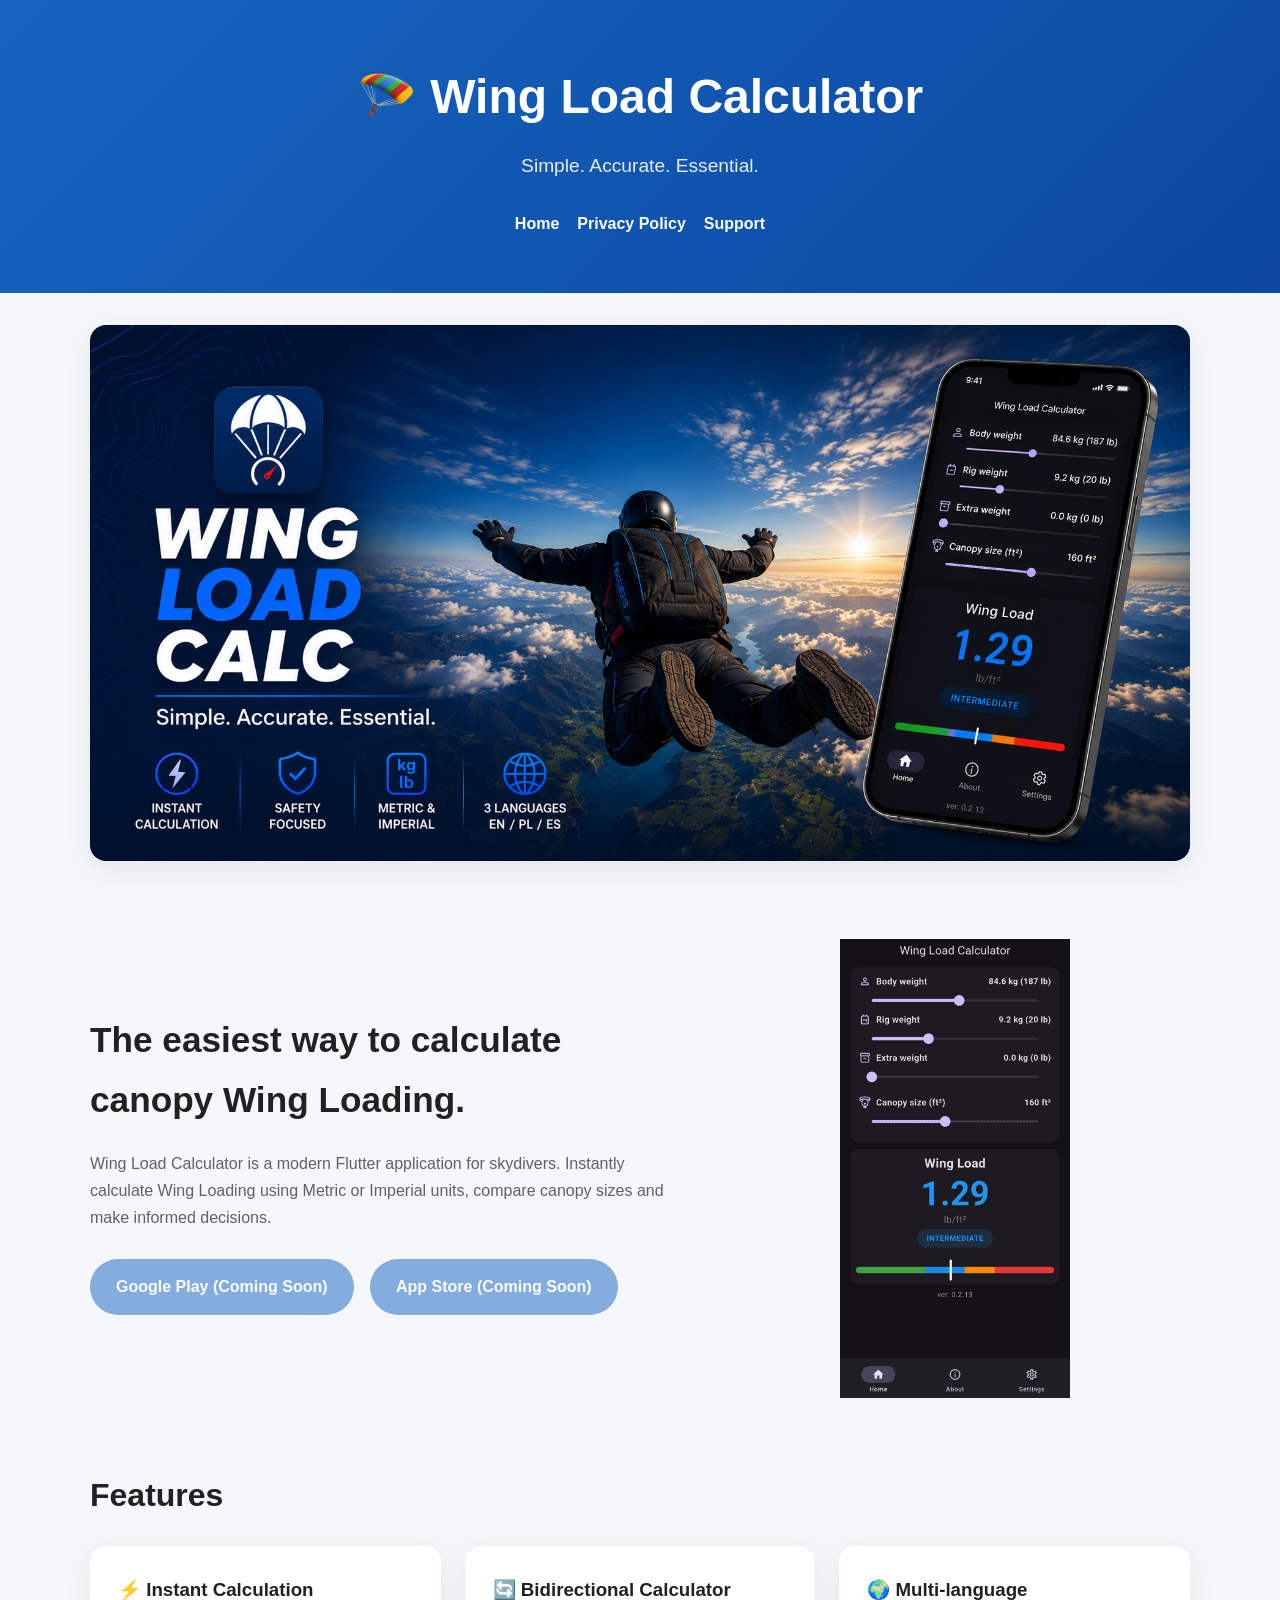
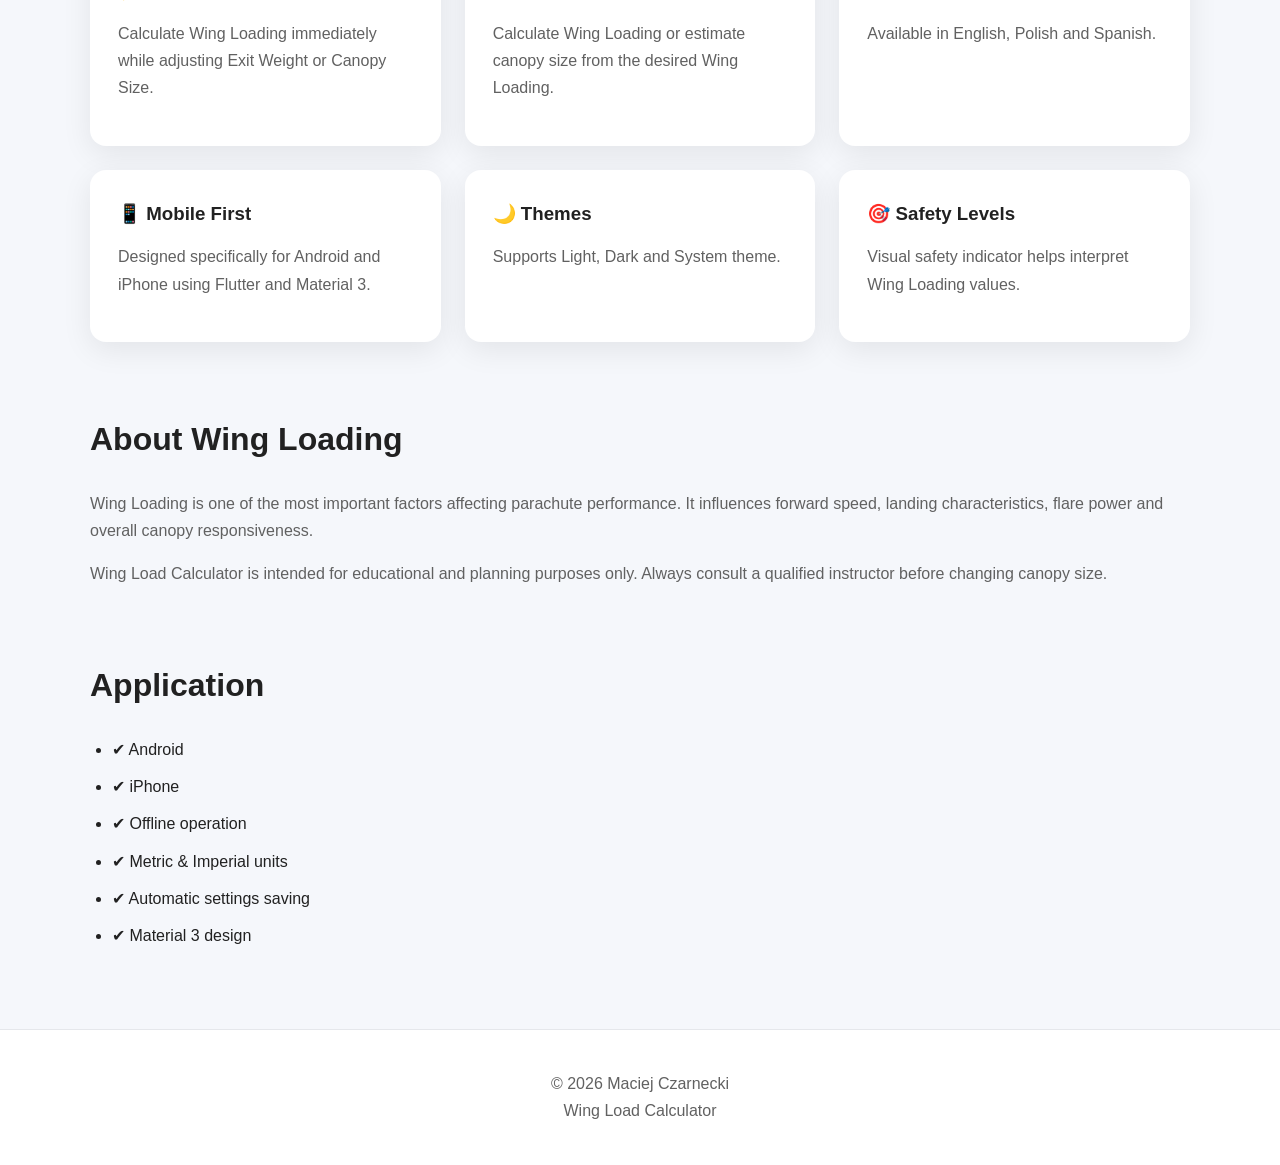
<file: index.html>
<!DOCTYPE html>
<html lang="en">
<head>
    <meta charset="UTF-8">
    <meta name="viewport" content="width=device-width, initial-scale=1.0">
    <title>Wing Load Calculator</title>
    <link rel="stylesheet" href="styles.css">
    <link rel="icon" type="image/png" href="favicon.png">
</head>
<body>
<header>
    <div class="container">
        <h1>🪂 Wing Load Calculator</h1>
        <p class="subtitle">
            Simple. Accurate. Essential.
        </p>
        <nav>
            <a href="index.html">Home</a>
            <a href="privacy.html">Privacy Policy</a>
            <a href="support.html">Support</a>
        </nav>
    </div>
</header>
<section class="banner">
    <img src="images/feature-banner.png" alt="Wing Load Calculator banner">
</section>
<main class="container">
<section class="hero">
    <div>
        <h2>The easiest way to calculate canopy Wing Loading.</h2>
        <p>
            Wing Load Calculator is a modern Flutter application for skydivers.
            Instantly calculate Wing Loading using Metric or Imperial units,
            compare canopy sizes and make informed decisions.
        </p>
        <a class="button disabled">
            Google Play (Coming Soon)
        </a>
        <a class="button disabled">
            App Store (Coming Soon)
        </a>
    </div>
    <div class="hero-image">
        <img src="images/screenshot.jpg" alt="Wing Load Calculator Screenshot" class="app-screenshot">
    </div>
</section>
<section>
<h2>Features</h2>
<div class="grid">
<div class="card">
<h3>⚡ Instant Calculation</h3>
<p>
Calculate Wing Loading immediately while adjusting Exit Weight or Canopy Size.
</p>
</div>
<div class="card">
<h3>🔄 Bidirectional Calculator</h3>
<p>
Calculate Wing Loading or estimate canopy size from the desired Wing Loading.
</p>
</div>
<div class="card">
<h3>🌍 Multi-language</h3>
<p>
Available in English, Polish and Spanish.
</p>
</div>
<div class="card">
<h3>📱 Mobile First</h3>
<p>
Designed specifically for Android and iPhone using Flutter and Material 3.
</p>
</div>
<div class="card">
<h3>🌙 Themes</h3>
<p>
Supports Light, Dark and System theme.
</p>

</div>
<div class="card">
<h3>🎯 Safety Levels</h3>
<p>
Visual safety indicator helps interpret Wing Loading values.
</p>
</div>
</div>
</section>
<section>
<h2>About Wing Loading</h2>
<p>
Wing Loading is one of the most important factors affecting parachute performance.
It influences forward speed, landing characteristics, flare power and overall canopy responsiveness.
</p>
<p>
Wing Load Calculator is intended for educational and planning purposes only.
Always consult a qualified instructor before changing canopy size.
</p>
</section>
<section>
<h2>Application</h2>
<ul>
<li>✔ Android</li>
<li>✔ iPhone</li>
<li>✔ Offline operation</li>
<li>✔ Metric & Imperial units</li>
<li>✔ Automatic settings saving</li>
<li>✔ Material 3 design</li>
</ul>
</section>
</main>
<footer>
<div class="container">
<p>
© 2026 Maciej Czarnecki
</p>
<p>
Wing Load Calculator
</p>
</div>
</footer>
</body>
</html>
</file>
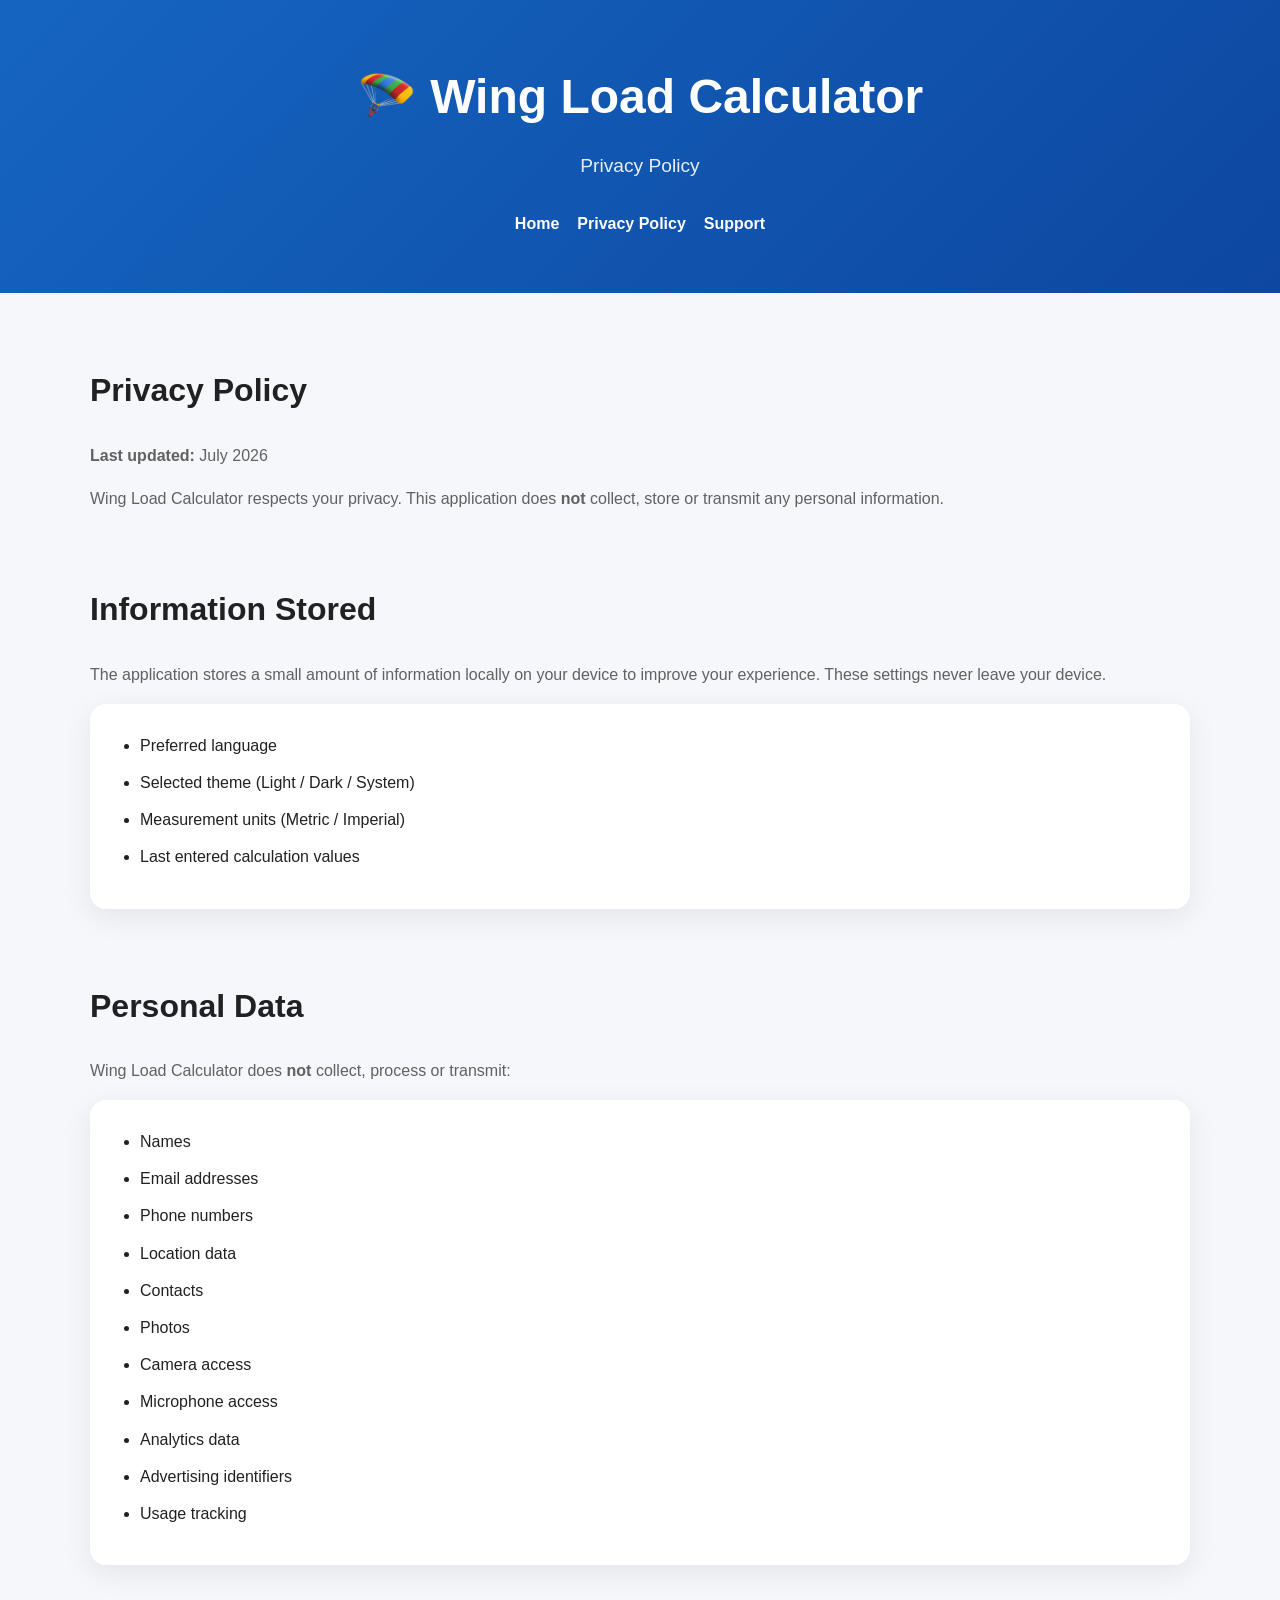
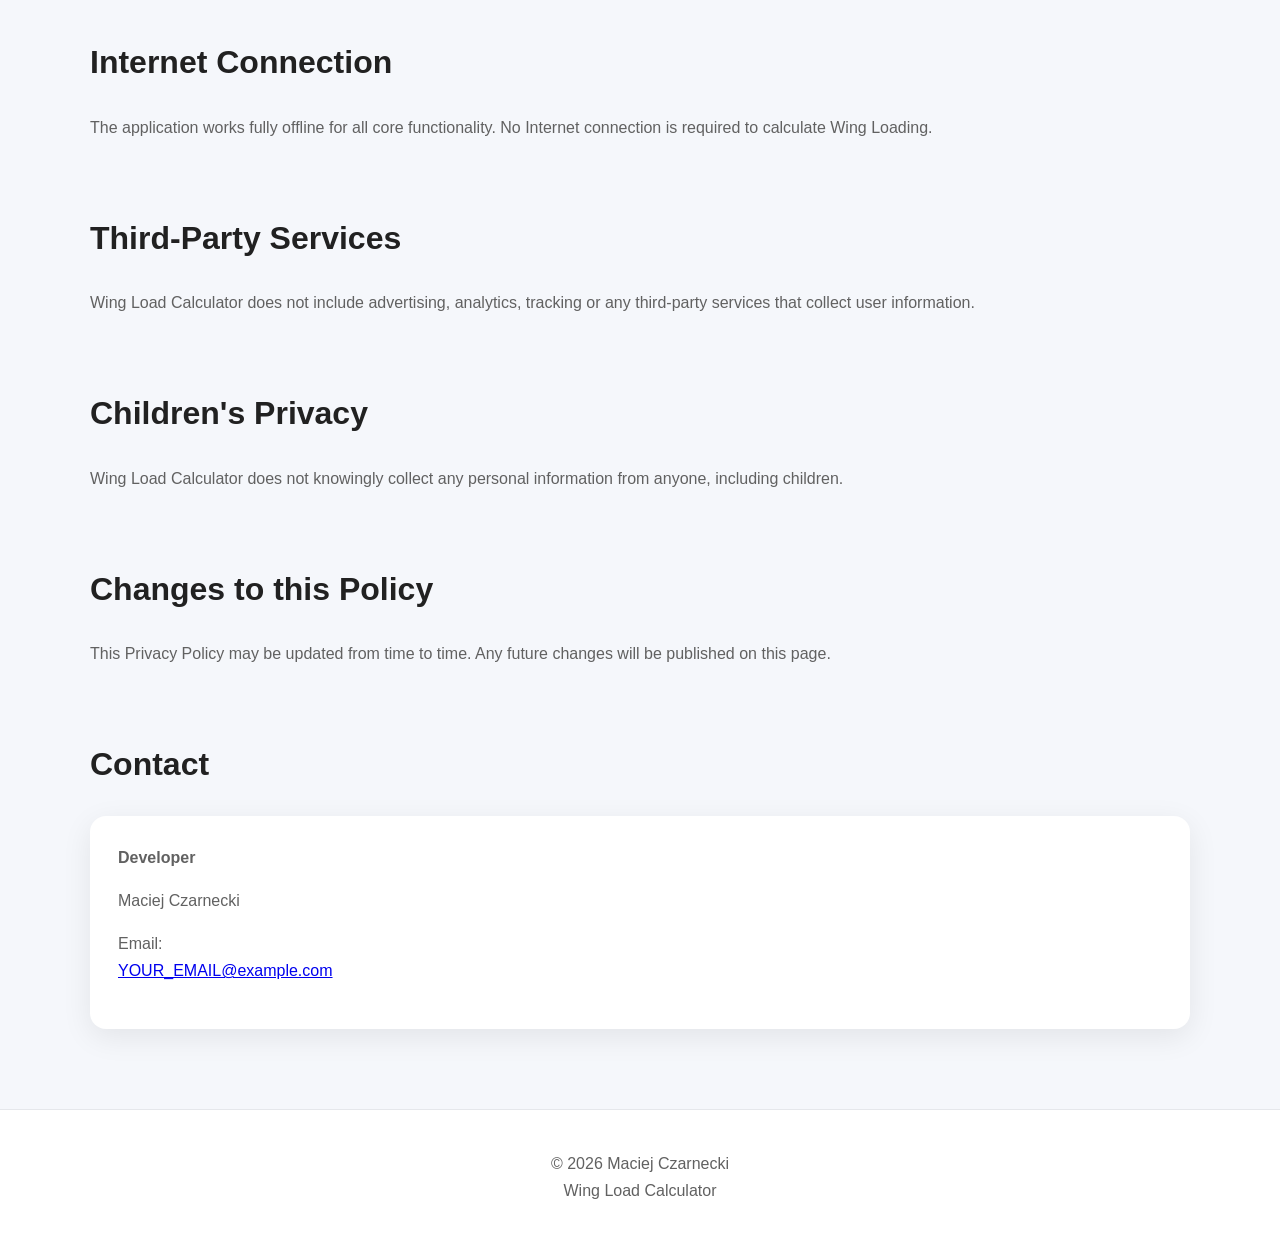
<file: privacy.html>
<!DOCTYPE html>
<html lang="en">
<head>
    <meta charset="UTF-8">
    <meta name="viewport" content="width=device-width, initial-scale=1.0">
    <title>Wing Load Calculator - Privacy Policy</title>
    <link rel="stylesheet" href="styles.css">
    <link rel="icon" type="image/png" href="favicon.png">
</head>

<body>

<header>

    <div class="container">

        <h1>🪂 Wing Load Calculator</h1>

        <p class="subtitle">
            Privacy Policy
        </p>

        <nav>
            <a href="index.html">Home</a>
            <a href="privacy.html">Privacy Policy</a>
            <a href="support.html">Support</a>
        </nav>

    </div>

</header>

<main class="container">

<section>

<h2>Privacy Policy</h2>

<p><strong>Last updated:</strong> July 2026</p>

<p>
Wing Load Calculator respects your privacy.
This application does <strong>not</strong> collect, store or transmit any personal information.
</p>

</section>

<section>

<h2>Information Stored</h2>

<p>
The application stores a small amount of information locally on your device to improve your experience.
These settings never leave your device.
</p>

<div class="card">

<ul>

<li>Preferred language</li>

<li>Selected theme (Light / Dark / System)</li>

<li>Measurement units (Metric / Imperial)</li>

<li>Last entered calculation values</li>

</ul>

</div>

</section>

<section>

<h2>Personal Data</h2>

<p>
Wing Load Calculator does <strong>not</strong> collect, process or transmit:
</p>

<div class="card">

<ul>

<li>Names</li>

<li>Email addresses</li>

<li>Phone numbers</li>

<li>Location data</li>

<li>Contacts</li>

<li>Photos</li>

<li>Camera access</li>

<li>Microphone access</li>

<li>Analytics data</li>

<li>Advertising identifiers</li>

<li>Usage tracking</li>

</ul>

</div>

</section>

<section>

<h2>Internet Connection</h2>

<p>

The application works fully offline for all core functionality.

No Internet connection is required to calculate Wing Loading.

</p>

</section>

<section>

<h2>Third-Party Services</h2>

<p>

Wing Load Calculator does not include advertising,
analytics, tracking or any third-party services that collect user information.

</p>

</section>

<section>

<h2>Children's Privacy</h2>

<p>

Wing Load Calculator does not knowingly collect any personal information from anyone,
including children.

</p>

</section>

<section>

<h2>Changes to this Policy</h2>

<p>

This Privacy Policy may be updated from time to time.

Any future changes will be published on this page.

</p>

</section>

<section>

<h2>Contact</h2>

<div class="card">

<p>

<strong>Developer</strong>

</p>

<p>

Maciej Czarnecki

</p>

<p>

Email:<br>

<a href="mailto:YOUR_EMAIL@example.com">
YOUR_EMAIL@example.com
</a>

</p>

</div>

</section>

</main>

<footer>

<div class="container">

<p>

© 2026 Maciej Czarnecki

</p>

<p>

Wing Load Calculator

</p>

</div>

</footer>

</body>
</html>
</file>
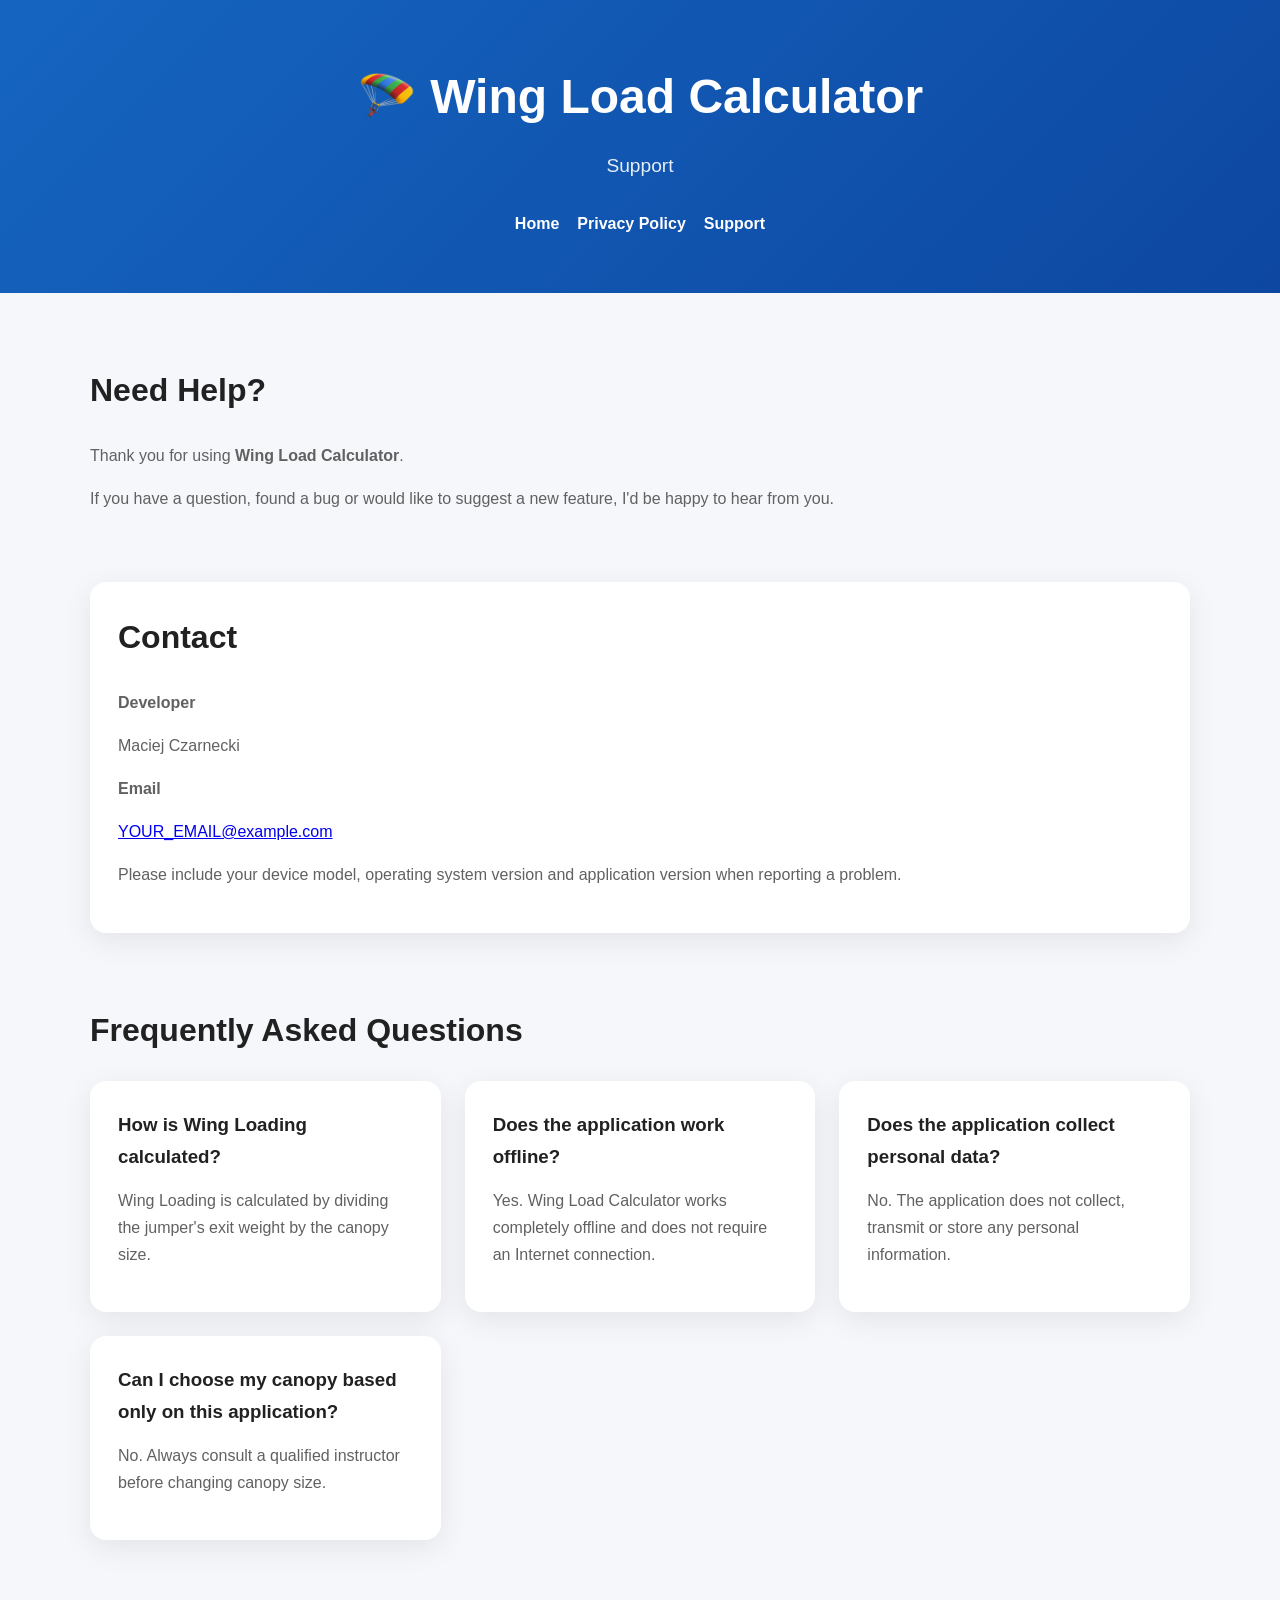
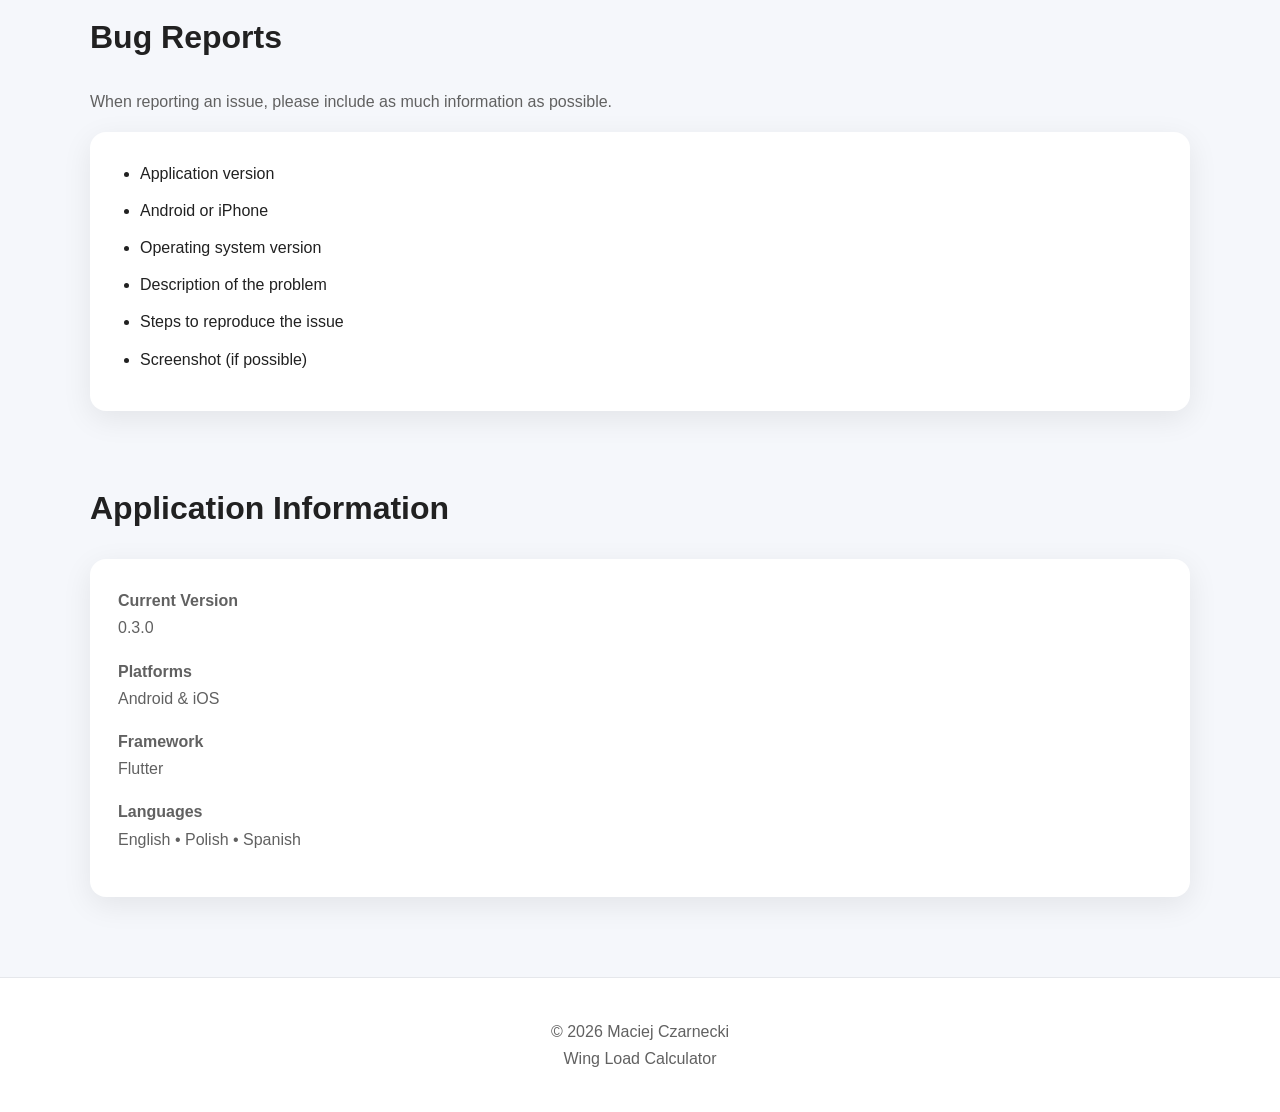
<file: support.html>
<!DOCTYPE html>
<html lang="en">
<head>
    <meta charset="UTF-8">
    <meta name="viewport" content="width=device-width, initial-scale=1.0">
    <title>Wing Load Calculator - Support</title>
    <link rel="stylesheet" href="styles.css">
    <link rel="icon" type="image/png" href="favicon.png">
</head>

<body>

<header>

    <div class="container">

        <h1>🪂 Wing Load Calculator</h1>

        <p class="subtitle">
            Support
        </p>

        <nav>
            <a href="index.html">Home</a>
            <a href="privacy.html">Privacy Policy</a>
            <a href="support.html">Support</a>
        </nav>

    </div>

</header>

<main class="container">

<section>

<h2>Need Help?</h2>

<p>

Thank you for using <strong>Wing Load Calculator</strong>.

</p>

<p>

If you have a question, found a bug or would like to suggest a new feature,
I'd be happy to hear from you.

</p>

</section>

<section>

<div class="card">

<h2>Contact</h2>

<p>

<strong>Developer</strong>

</p>

<p>

Maciej Czarnecki

</p>

<p>

<strong>Email</strong>

</p>

<p>

<a href="mailto:YOUR_EMAIL@example.com">
YOUR_EMAIL@example.com
</a>

</p>

<p>

Please include your device model, operating system version and application version
when reporting a problem.

</p>

</div>

</section>

<section>

<h2>Frequently Asked Questions</h2>

<div class="grid">

<div class="card">

<h3>How is Wing Loading calculated?</h3>

<p>

Wing Loading is calculated by dividing the jumper's exit weight by the canopy size.

</p>

</div>

<div class="card">

<h3>Does the application work offline?</h3>

<p>

Yes.

Wing Load Calculator works completely offline and does not require an Internet connection.

</p>

</div>

<div class="card">

<h3>Does the application collect personal data?</h3>

<p>

No.

The application does not collect, transmit or store any personal information.

</p>

</div>

<div class="card">

<h3>Can I choose my canopy based only on this application?</h3>

<p>

No.

Always consult a qualified instructor before changing canopy size.

</p>

</div>

</div>

</section>

<section>

<h2>Bug Reports</h2>

<p>

When reporting an issue, please include as much information as possible.

</p>

<div class="card">

<ul>

<li>Application version</li>

<li>Android or iPhone</li>

<li>Operating system version</li>

<li>Description of the problem</li>

<li>Steps to reproduce the issue</li>

<li>Screenshot (if possible)</li>

</ul>

</div>

</section>

<section>

<h2>Application Information</h2>

<div class="card">

<p><strong>Current Version</strong><br>0.3.0</p>

<p><strong>Platforms</strong><br>Android & iOS</p>

<p><strong>Framework</strong><br>Flutter</p>

<p><strong>Languages</strong><br>English • Polish • Spanish</p>

</div>

</section>

</main>

<footer>

<div class="container">

<p>

© 2026 Maciej Czarnecki

</p>

<p>

Wing Load Calculator

</p>

</div>

</footer>

</body>
</html>
</file>
<file: styles.css>
:root {
    --primary: #1565c0;
    --primary-dark: #0d47a1;
    --background: #f5f7fb;
    --surface: #ffffff;
    --text: #212121;
    --text-secondary: #616161;
    --border: #e5e7eb;
    --shadow: 0 8px 30px rgba(0,0,0,.08);
    --radius: 16px;
}

* {
    margin: 0;
    padding: 0;
    box-sizing: border-box;
}

html {
    scroll-behavior: smooth;
}

body {
    background: var(--background);
    color: var(--text);
    font-family:
        Inter,
        -apple-system,
        BlinkMacSystemFont,
        "Segoe UI",
        Roboto,
        Helvetica,
        Arial,
        sans-serif;
    line-height: 1.7;
}

.container {
    width: min(1100px, calc(100% - 32px));
    margin: auto;
}

/* ===========================
   HEADER
=========================== */

header {
    background: linear-gradient(135deg, var(--primary), var(--primary-dark));
    color: white;
    padding: 56px 0;
    text-align: center;
}

header h1 {
    font-size: 3rem;
    margin-bottom: 12px;
}

.subtitle {
    font-size: 1.2rem;
    opacity: .9;
    margin-bottom: 28px;
}

nav {
    display: flex;
    justify-content: center;
    flex-wrap: wrap;
    gap: 18px;
}

nav a {
    color: white;
    text-decoration: none;
    font-weight: 600;
    transition: opacity .2s;
}

nav a:hover {
    opacity: .8;
}

/* ===========================
   FEATURE BANNER
=========================== */

.banner{
    width:min(1100px, calc(100% - 32px));
    margin:32px auto 0;
}

.banner img{
    width:100%;
    border-radius:16px;
    box-shadow:var(--shadow);
}

/* ===========================
   HERO
=========================== */

.hero {
    display: grid;
    grid-template-columns: 1.1fr .9fr;
    gap: 56px;
    align-items: center;
    margin: 70px 0;
}

.hero h2 {
    font-size: 2.2rem;
    margin-bottom: 20px;
}

.hero p {
    color: var(--text-secondary);
    margin-bottom: 28px;
}

.hero-image {
    display: flex;
    justify-content: center;
    align-items: center;
}

.app-screenshot{
    width:230px;
}

.app-screenshot:hover {
    transform: translateY(-4px);
}

/* ===========================
   BUTTONS
=========================== */

.button {
    display: inline-block;
    padding: 14px 26px;
    margin-right: 12px;
    margin-bottom: 12px;
    border-radius: 999px;
    background: var(--primary);
    color: white;
    text-decoration: none;
    font-weight: 600;
    transition: .2s;
}

.button:hover {
    background: var(--primary-dark);
}

.button.disabled {
    opacity: .5;
    cursor: default;
    pointer-events: none;
}

/* ===========================
   SECTIONS
=========================== */

section {
    margin: 70px 0;
}

section h2 {
    margin-bottom: 24px;
    font-size: 2rem;
}

section p {
    color: var(--text-secondary);
    margin-bottom: 16px;
}

/* ===========================
   CARDS
=========================== */

.grid {
    display: grid;
    grid-template-columns: repeat(auto-fit, minmax(260px,1fr));
    gap: 24px;
}

.card {
    background: var(--surface);
    padding: 28px;
    border-radius: var(--radius);
    box-shadow: var(--shadow);
    transition: transform .2s ease, box-shadow .2s ease;
}

.card:hover {
    transform: translateY(-3px);
    box-shadow: 0 12px 36px rgba(0,0,0,.12);
}

.card h3 {
    margin-bottom: 14px;
}

/* ===========================
   LIST
=========================== */

ul {
    padding-left: 22px;
}

li {
    margin-bottom: 10px;
}

/* ===========================
   FOOTER
=========================== */

footer {
    margin-top: 80px;
    padding: 40px 0;
    text-align: center;
    background: white;
    border-top: 1px solid var(--border);
    color: var(--text-secondary);
}

/* ===========================
   RESPONSIVE
=========================== */

@media (max-width: 900px) {

    header h1 {
        font-size: 2.3rem;
    }

    .hero{
        margin:50px 0;
    }

    .hero-image {
        order: -1;
    }

    .app-screenshot {
        width: 260px;
    }

    .button {
        display: block;
        margin-right: 0;
    }
}
</file>
